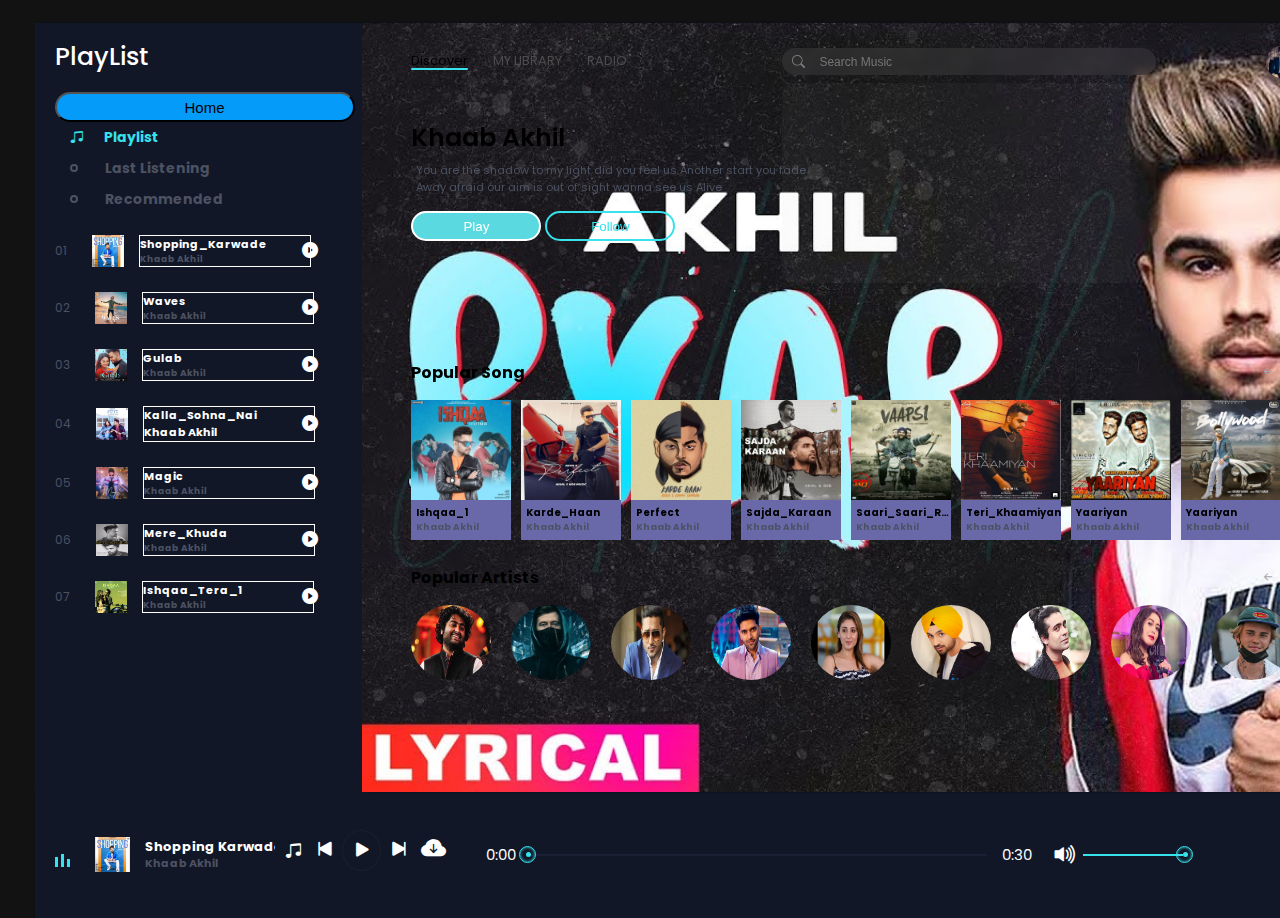
<file: akhil.html>
<!DOCTYPE html>
<html lang="en">
  <head>
    <meta charset="UTF-8" />
    <meta http-equiv="X-UA-Compatible" content="IE=edge" />
    <meta name="viewport" content="width=device-width, initial-scale=1.0" />
    <title>Document</title>
    <link rel="shortcut icon" href="#">
    <link
      rel="stylesheet"
      href="https://cdn.jsdelivr.net/npm/bootstrap-icons@1.9.1/font/bootstrap-icons.css"
    />
    <link rel="stylesheet" href="style.css" />
    <style>
        header .song_side .popular_song  .pop_song li{
    min-width:100px;
    background:rgb(105,105,170,1)
}
header .song_side .popular_song  .pop_song li:hover{
    min-width:100px;
    background:rgb(105,105,170,.6)
}
        </style>
  </head>
  <body>
    <header>
      <div class="menu_side" >
        <div class="home">
          <h1>PlayList</h1>
          <a href="index.html">
            <h2>
              <button type="button" id="hom">
           Home
          </h2></a>
          </div>
        <div class="playlist">
          <h4 class="active">
            <span></span><i class="bi bi-music-note-beamed"></i>Playlist
          </h4>
          <h4 id="last">
            <span></span><i class="bi bi-music-note-beamed"></i>Last Listening
          </h4>
          <h4>
            <span></span><i class="bi bi-music-note-beamed"></i>Recommended
          </h4>
        </div>
        <div class="menu_song">
          <li class="song-item">
            <span>01</span>
            <img src="img/1.jpg" alt="" />
            <h5>
              On My Way <br />
              <div class="subtitle">Alan Walker</div>
            </h5>
            <i class="bi playListPlay bi-play-circle-fill" id="1"></i>
          </li>
          <li class="song-item">
            <span>02</span>
            <img src="img/2.jpg" alt="" />
            <h5>
              On My Way <br />
              <div class="subtitle">Alan Walker</div>
            </h5>
            <i class="bi playListPlay bi-play-circle-fill" id="2"></i>
          </li>
          <li class="song-item">
            <span>03</span>
            <img src="img/2.jpg" alt="" />
            <h5>
              On My Way <br />
              <div class="subtitle">Alan Walker</div>
            </h5>
            <i class="bi playListPlay bi-play-circle-fill" id="3"></i>
          </li>
          <li class="song-item">
            <span>04</span>
            <img src="img/2.jpg" alt="" />
            <h5>
              On My Way <br />
              <div class="subtitle">Alan Walker</div>
            </h5>
            <i class="bi playListPlay bi-play-circle-fill" id="4"></i>
          </li>
          <li class="song-item">
            <span>05</span>
            <img src="img/2.jpg" alt="" />
            <h5>
              On My Way <br />
              <div class="subtitle">Alan Walker</div>
            </h5>
            <i class="bi playListPlay bi-play-circle-fill" id="5"></i>
          </li>
          <li class="song-item">
            <span>06</span>
            <img src="img/2.jpg" alt="" />
            <h5>
              On My Way <br />
              <div class="subtitle">Alan Walker</div>
            </h5>
            <i class="bi playListPlay bi-play-circle-fill" id="6"></i>
          </li>
          <li class="song-item">
            <span>07</span>
            <img src="img/2.jpg" alt="" />
            <h5>
              On My Way <br />
              <div class="subtitle">Alan Walker</div>
            </h5>
            <i class="bi playListPlay bi-play-circle-fill" id="7"></i>
          </li>
          <li class="song-item">
            <span>08</span>
            <img src="img/2.jpg" alt="" />
            <h5>
              On My Way <br />
              <div class="subtitle">Khaab Akhil</div>
            </h5>
            <i class="bi playListPlay bi-play-circle-fill" id="8"></i>
          </li>
        </div>
      </div>
      <style>#song_side:before{background:url('bg/akhil.jpg') no-repeat;background-size:cover;z-index:-1; height:100%;color:black;}</style>
      <Div class="song_side" id="song_side" style="color:black ;transition:0.3s; z-index:5;">
        <nav>
          <ul>
            <li onMouseOver="this.style.color='red'" style="color:black">Discover <span></span></li>
            <li onMouseOver="this.style.color='red'">MY LIBRARY</li>
            <li onMouseOver="this.style.color='red'">RADIO</li>
          </ul>
          <div class="search">
            <i class="bi bi-search"></i>
            <input type="text" placeholder="Search Music" />
            <div class="search_results">
              <!-- <a href="#" class="card">
                <img src="img/1.jpg" alt="">
                <div class="content">
                  On My Way
                  <div class="subtitle">Alan Walker</div>
                </div>
              </a> -->
            </div>
          </div>
          <div class="user">
            <img src="img/Shikhar.jpg" alt="user-image" />
          </div>
        </nav>
        <div class="content">
          <h1 >Khaab Akhil</h1>
          <p>
            You are the shadow to my light did you feel us Another start you
            fade
            <br />
            Away afraid our aim is out of sight wanna see us Alive
          </p>
          <div class="buttons">
            <button>Play</button>
            <button>Follow</button>
          </div>
        </div>
        <div class="popular_song" >
          <div class="h4">
            <h4>Popular Song</h4>
            <div class="btn_s">
              <i class="bi bi-arrow-left-short" id="pop_song_left"></i>
              <i class="bi bi-arrow-right-short"id ="pop_song_right"></i>
            </div>
          </div>
          <div class="pop_song">
            <li class="song-item">
              <div class="img_play">
                <img src="img/2.jpg" alt="" />
                <i class="bi playListPlay bi-play-circle-fill" id="9"></i>
              </div>
              <h5>
                On My Way <br />
                <div class="subtitle">Alan Walker</div>
              </h5>
            </li>
            <li class="song-item">
              <div class="img_play">
                <img src="img/2.jpg" alt="" />
                <i class="bi playListPlay bi-play-circle-fill" id="10"></i>
              </div>
              <h5>
                On My Way <br />
                <div class="subtitle">Alan Walker</div>
              </h5>
            </li>
            <li class="song-item">
              <div class="img_play">
                <img src="img/2.jpg" alt="" />
                <i class="bi playListPlay bi-play-circle-fill" id="11"></i>
              </div>
              <h5>
                On My Way <br />
                <div class="subtitle">Alan Walker</div>
              </h5>
            </li>
            <li class="song-item">
              <div class="img_play">
                <img src="img/2.jpg" alt="" />
                <i class="bi playListPlay bi-play-circle-fill" id="12"></i>
              </div>
              <h5>
                On My Way <br />
                <div class="subtitle">Alan Walker</div>
              </h5>
            </li>
            <li class="song-item">
              <div class="img_play">
                <img src="img/2.jpg" alt="" />
                <i class="bi playListPlay bi-play-circle-fill" id="13"></i>
              </div>
              <h5>
                On My Way <br />
                <div class="subtitle">Alan Walker</div>
              </h5>
            </li>
            <li class="song-item">
              <div class="img_play">
                <img src="img/2.jpg" alt="" />
                <i class="bi playListPlay bi-play-circle-fill" id="14"></i>
              </div>
              <h5>
                On My Way <br />
                <div class="subtitle">Alan Walker</div>
              </h5>
            </li>
            <li class="song-item">
              <div class="img_play">
                <img src="img/2.jpg" alt="" />
                <i class="bi playListPlay bi-play-circle-fill" id="15"></i>
              </div>
              <h5>
                On My Way <br />
                <div class="subtitle">Alan Walker</div>
              </h5>
            </li>
            <li class="song-item">
              <div class="img_play">
                <img src="img/2.jpg" alt="" />
                <i class="bi playListPlay bi-play-circle-fill" id="16"></i>
              </div>
              <h5>
                On My Way <br />
                <div class="subtitle">Alan Walker</div>
              </h5>
            </li>

            <li class="song-item">
              <div class="img_play">
                <img src="img/2.jpg" alt="" />
                <i class="bi playListPlay bi-play-circle-fill" id="17"></i>
              </div>
              <h5>
                On My Way <br />
                <div class="subtitle">Alan Walker</div>
              </h5>
            </li>
            <li class="song-item">
              <div class="img_play">
                <img src="img/2.jpg" alt="" />
                <i class="bi playListPlay bi-play-circle-fill" id="18"></i>
              </div>
              <h5>
                On My Way <br />
                <div class="subtitle">Alan Walker</div>
              </h5>
            </li>
            <li class="song-item">
              <div class="img_play">
                <img src="img/2.jpg" alt="" />
                <i class="bi playListPlay bi-play-circle-fill" id="19"></i>
              </div>
              <h5>
                On My Way <br />
                <div class="subtitle">Alan Walker</div>
              </h5>
            </li>
            <li class="song-item">
              <div class="img_play">
                <img src="img/2.jpg" alt="" />
                <i class="bi playListPlay bi-play-circle-fill" id="20"></i>
              </div>
              <h5>
                On My Way <br />
                <div class="subtitle">Alan Walker</div>
              </h5>
            </li>
          </div>
        </div>
        <div class="popular_artists">
          <div class="h4">
            <h4>Popular Artists</h4>
            <div class="btn_s">
              <i class="bi bi-arrow-left-short" id="pop_artists_left"></i>
              <i class="bi bi-arrow-right-short" id="pop_artists-right"></i>
            </div>
          </div>
          <div class="item">
            <li>
              <a href ="arjit.html"><img src="img/arjit.jpg" alt=""></a>
          </li>
          <li>
             <a href="alan.html"><img src="img/alan.jpg" alt=""></a> 
          </li>
          <li>
            <a href="honey.html"><img src="img/honey.jpg" alt=""></a>
          </li>
          <li>
            <a href="guru.html"><img src="img/guru.jpg" alt=""></a>
          </li>
          <li>
            <a href="dhvani.html"><img src="img/dhvani.jpg" alt=""></a>
          </li>
          <li>
            <a href="Diljit.html"><img src="img/Diljit_Dosanjh.jpg" alt=""></a>
          </li>
          <li>
            <a href="jubain.html"><img src="img/jubin Nautiyal.jpg" alt=""></a>
          </li>
          <li>
            <a href="neha.html"><img src="img/neha.jpg" alt=""></a>
          </li>
          <li>
            <a href="justin.html"><img src="img/justin-bieber-lede.jpg" alt=""></a>
          </li>
          <li>
            <a href="atif.html"><img src="img/atif.jpg" alt=""></a>
        </li>            
        <li>
          <a href="akhil.html"><img src="img/akhil.jpg" alt=""></a>
      </li>
          </div>
        </div>
        </div>
      </div>

      <div class="master_play">
        <div class="song_Title">
        <div class="wave" id="wave">
          <div class="wave1"></div>
          <div class="wave1"></div>
          <div class="wave1"></div>
        </div>
        <img src="akhil I/1.jpg" alt="" id="poster_master_play" />
        <h5 id="Title">
           Shopping Karwade
          <div class="subtitle">Khaab Akhil</div>
        </h5></div>
        <div class="icon">
          <i class="bi shuffle bi-music-note-beamed">next</i>
          <i class="bi bi-skip-start-fill" id="back"></i>
          <i class="bi bi-play-fill" id="masterPlay"></i>
          <i class="bi bi-skip-end-fill" id="next"></i>
          <a href="" id="download_music" download="" ><i class="bi bi-cloud-arrow-down-fill"></i></a>
        </div>
        <div class="time">
        <span id="current_start">0:00</span>
        <div class="bar">
          <input type="range" id="seek" min="0" max="100" />
          <div class="bar2" id="bar2"></div>
          <div class="dot"></div>
          </div>
          <span id="current_end">0:30</span>
        </div>
        <div class="vol">
          <i class="bi bi-volume-up-fill" id="vol_icon"></i>
          <input type="range" id="vol" min="0" max="100" />
          <div class="vol_bar"id='vol_bar'></div>
          <div class="dot" id="vol_dot"></div>
          </div>
    </header>
    <script src="akhil.js"></script>
  </body>
</html>
</file>
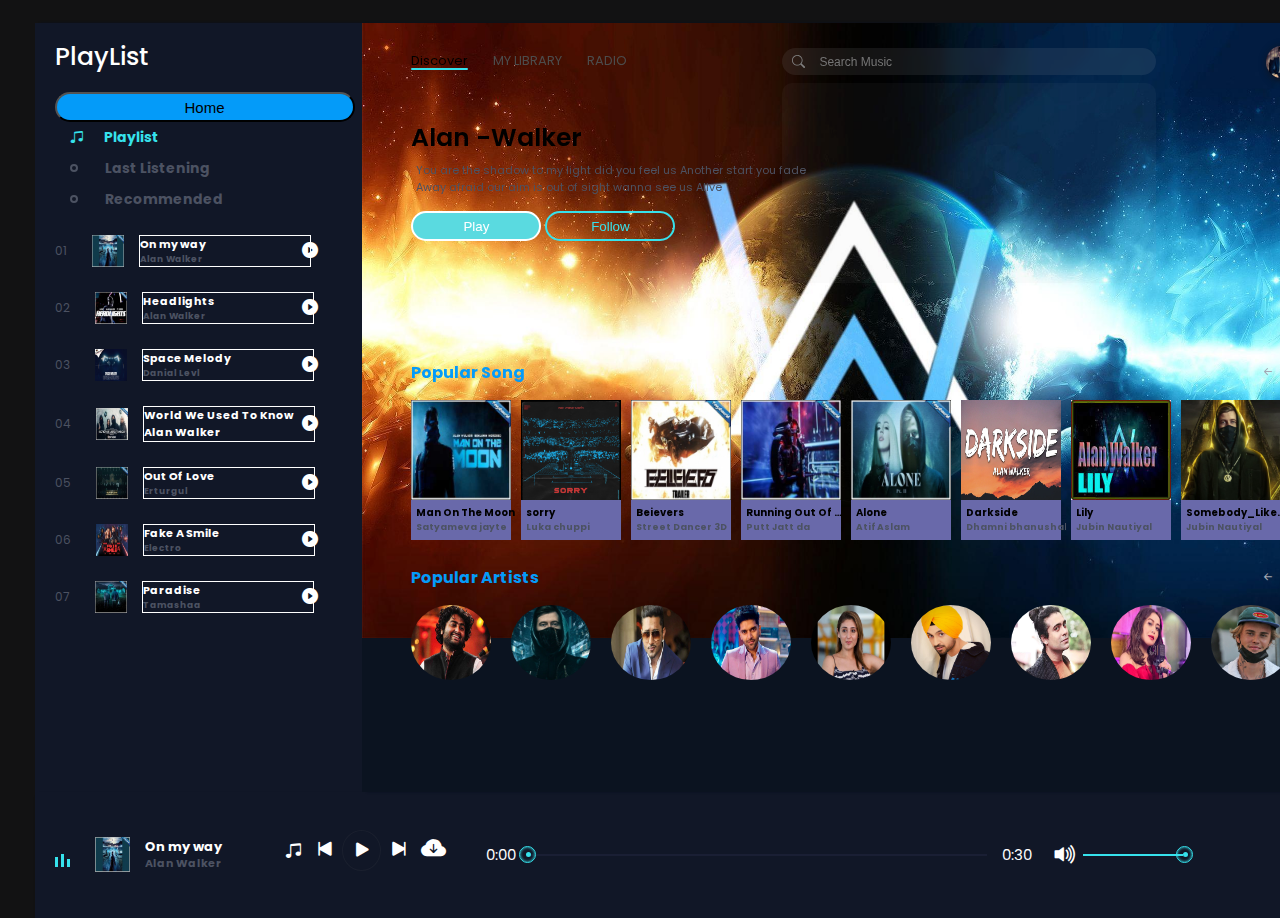
<file: alan.html>
<!DOCTYPE html>
<html lang="en">
  <head>
    <meta charset="UTF-8" />
    <meta http-equiv="X-UA-Compatible" content="IE=edge" />
    <meta name="viewport" content="width=device-width, initial-scale=1.0" />
    <title>Document</title>
    <link rel="shortcut icon" href="#">
    <link
      rel="stylesheet"
      href="https://cdn.jsdelivr.net/npm/bootstrap-icons@1.9.1/font/bootstrap-icons.css"
    />
    <link rel="stylesheet" href="style.css" />
    <style>
      header .song_side .popular_song  .pop_song li{
  min-width:100px;
  background:rgb(105,105,170,1)
}
header .song_side .popular_song  .pop_song li:hover{
  min-width:100px;
  background:rgb(105,105,170,.6)
}
</style>
  </head>
  <body>
    <header>
      <div class="menu_side" >
        <div class="home">
          <h1>PlayList</h1>
          <a href="index.html">
            <h2>
              <button type="button" id="hom">
           Home
          </h2></a>
          </div>
        <div class="playlist">
          <h4 class="active">
            <span></span><i class="bi bi-music-note-beamed"></i>Playlist
          </h4>
          <h4 id="last">
            <span></span><i class="bi bi-music-note-beamed"></i>Last Listening
          </h4>
          <h4>
            <span></span><i class="bi bi-music-note-beamed"></i>Recommended
          </h4>
        </div>
        <div class="menu_song">
          <li class="song-item">
            <span>01</span>
            <img src="img/1.jpg" alt="" />
            <h5>
              On My Way <br />
              <div class="subtitle">Alan Walker</div>
            </h5>
            <i class="bi playListPlay bi-play-circle-fill" id="1"></i>
          </li>
          <li class="song-item">
            <span>02</span>
            <img src="img/2.jpg" alt="" />
            <h5>
              On My Way <br />
              <div class="subtitle">Alan Walker</div>
            </h5>
            <i class="bi playListPlay bi-play-circle-fill" id="2"></i>
          </li>
          <li class="song-item">
            <span>03</span>
            <img src="img/2.jpg" alt="" />
            <h5>
              On My Way <br />
              <div class="subtitle">Alan Walker</div>
            </h5>
            <i class="bi playListPlay bi-play-circle-fill" id="3"></i>
          </li>
          <li class="song-item">
            <span>04</span>
            <img src="img/2.jpg" alt="" />
            <h5>
              On My Way <br />
              <div class="subtitle">Alan Walker</div>
            </h5>
            <i class="bi playListPlay bi-play-circle-fill" id="4"></i>
          </li>
          <li class="song-item">
            <span>05</span>
            <img src="img/2.jpg" alt="" />
            <h5>
              On My Way <br />
              <div class="subtitle">Alan Walker</div>
            </h5>
            <i class="bi playListPlay bi-play-circle-fill" id="5"></i>
          </li>
          <li class="song-item">
            <span>06</span>
            <img src="img/2.jpg" alt="" />
            <h5>
              On My Way <br />
              <div class="subtitle">Alan Walker</div>
            </h5>
            <i class="bi playListPlay bi-play-circle-fill" id="6"></i>
          </li>
          <li class="song-item">
            <span>07</span>
            <img src="img/2.jpg" alt="" />
            <h5>
              On My Way <br />
              <div class="subtitle">Alan Walker</div>
            </h5>
            <i class="bi playListPlay bi-play-circle-fill" id="7"></i>
          </li>
          <li class="song-item">
            <span>08</span>
            <img src="img/2.jpg" alt="" />
            <h5>
              On My Way <br />
              <div class="subtitle">Alan Walker</div>
            </h5>
            <i class="bi playListPlay bi-play-circle-fill" id="8"></i>
          </li>
        </div>
      </div>
      <style>#song_side:before{background:url('bg/alan-walker-bg.jpg')no-repeat;background-size:100%;height:100%; z-index:-1; color:black;}</style>
      <div class="song_side" id="song_side" style="color:black ;transition:0.3s; z-index:5;">
        <nav >
          <ul>
            <li onMouseOver="this.style.color='red'" style="color:black">Discover <span></span></li>
            <li onMouseOver="this.style.color='red'">MY LIBRARY</li>
            <li onMouseOver="this.style.color='red'">RADIO</li>
          </ul>
          <div class="search">
            <i class="bi bi-search"></i>
            <input type="text" placeholder="Search Music" />
            <div class="search_results">
              <!-- <a href="#" class="card">
                <img src="img/1.jpg" alt="">
                <div class="content">
                  On My Way
                  <div class="subtitle">Alan Walker</div>
                </div>
              </a> -->
            </div>
          </div>
          <div class="user">
            <img src="img/Shikhar.jpg" alt="user-image" />
          </div>
        </nav>
        <div class="content">
          <h1>Alan -Walker</h1>
          <p>
            You are the shadow to my light did you feel us Another start you
            fade
            <br />
            Away afraid our aim is out of sight wanna see us Alive
          </p>
          <div class="buttons">
            <button>Play</button>
            <button>Follow</button>
          </div>
        </div>
        <div class="popular_song" >
          <div class="h4">
            <h4 style="color:rgb(4, 155, 249)">Popular Song</h4>
            <div class="btn_s">
              <i class="bi bi-arrow-left-short" id="pop_song_left"></i>
              <i class="bi bi-arrow-right-short"id ="pop_song_right"></i>
            </div>
          </div>
          <div class="pop_song">
            <li class="song-item">
              <div class="img_play">
                <img src="img/2.jpg" alt="" />
                <i class="bi playListPlay bi-play-circle-fill" id="9"></i>
              </div>
              <h5>
                On My Way <br />
                <div class="subtitle">Alan Walker</div>
              </h5>
            </li>
            <li class="song-item">
              <div class="img_play">
                <img src="img/2.jpg" alt="" />
                <i class="bi playListPlay bi-play-circle-fill" id="10"></i>
              </div>
              <h5>
                On My Way <br />
                <div class="subtitle">Alan Walker</div>
              </h5>
            </li>
            <li class="song-item">
              <div class="img_play">
                <img src="img/2.jpg" alt="" />
                <i class="bi playListPlay bi-play-circle-fill" id="11"></i>
              </div>
              <h5>
                On My Way <br />
                <div class="subtitle">Alan Walker</div>
              </h5>
            </li>
            <li class="song-item">
              <div class="img_play">
                <img src="img/2.jpg" alt="" />
                <i class="bi playListPlay bi-play-circle-fill" id="12"></i>
              </div>
              <h5>
                On My Way <br />
                <div class="subtitle">Alan Walker</div>
              </h5>
            </li>
            <li class="song-item">
              <div class="img_play">
                <img src="img/2.jpg" alt="" />
                <i class="bi playListPlay bi-play-circle-fill" id="13"></i>
              </div>
              <h5>
                On My Way <br />
                <div class="subtitle">Alan Walker</div>
              </h5>
            </li>
            <li class="song-item">
              <div class="img_play">
                <img src="img/2.jpg" alt="" />
                <i class="bi playListPlay bi-play-circle-fill" id="14"></i>
              </div>
              <h5>
                On My Way <br />
                <div class="subtitle">Alan Walker</div>
              </h5>
            </li>
            <li class="song-item">
              <div class="img_play">
                <img src="img/2.jpg" alt="" />
                <i class="bi playListPlay bi-play-circle-fill" id="15"></i>
              </div>
              <h5>
                On My Way <br />
                <div class="subtitle">Alan Walker</div>
              </h5>
            </li>
            <li class="song-item">
              <div class="img_play">
                <img src="img/2.jpg" alt="" />
                <i class="bi playListPlay bi-play-circle-fill" id="16"></i>
              </div>
              <h5>
                On My Way <br />
                <div class="subtitle">Alan Walker</div>
              </h5>
            </li>

            <li class="song-item">
              <div class="img_play">
                <img src="img/2.jpg" alt="" />
                <i class="bi playListPlay bi-play-circle-fill" id="17"></i>
              </div>
              <h5>
                On My Way <br />
                <div class="subtitle">Alan Walker</div>
              </h5>
            </li>
            <li class="song-item">
              <div class="img_play">
                <img src="img/2.jpg" alt="" />
                <i class="bi playListPlay bi-play-circle-fill" id="18"></i>
              </div>
              <h5>
                On My Way <br />
                <div class="subtitle">Alan Walker</div>
              </h5>
            </li>
            <li class="song-item">
              <div class="img_play">
                <img src="img/2.jpg" alt="" />
                <i class="bi playListPlay bi-play-circle-fill" id="19"></i>
              </div>
              <h5>
                On My Way <br />
                <div class="subtitle">Alan Walker</div>
              </h5>
            </li>
            <li class="song-item">
              <div class="img_play">
                <img src="img/2.jpg" alt="" />
                <i class="bi playListPlay bi-play-circle-fill" id="20"></i>
              </div>
              <h5>
                On My Way <br />
                <div class="subtitle">Alan Walker</div>
              </h5>
            </li>
          </div>
        </div>
        <div class="popular_artists">
          <div class="h4">
            <h4 style="color:rgb(4, 155, 249)">Popular Artists</h4>
            <div class="btn_s">
              <i class="bi bi-arrow-left-short" id="pop_artists_left"></i>
              <i class="bi bi-arrow-right-short" id="pop_artists-right"></i>
            </div>
          </div>
          <div class="item">
            <li>
              <a href ="arjit.html"><img src="img/arjit.jpg" alt=""></a>
          </li>
          <li>
             <a href="alan.html"><img src="img/alan.jpg" alt=""></a> 
          </li>
          <li>
            <a href="honey.html"><img src="img/honey.jpg" alt=""></a>
          </li>
          <li>
            <a href="guru.html"><img src="img/guru.jpg" alt=""></a>
          </li>
          <li>
            <a href="dhvani.html"><img src="img/dhvani.jpg" alt=""></a>
          </li>
          <li>
            <a href="Diljit.html"><img src="img/Diljit_Dosanjh.jpg" alt=""></a>
          </li>
          <li>
            <a href="jubain.html"><img src="img/jubin Nautiyal.jpg" alt=""></a>
          </li>
          <li>
            <a href="neha.html"><img src="img/neha.jpg" alt=""></a>
          </li>
          <li>
            <a href="justin.html"><img src="img/justin-bieber-lede.jpg" alt=""></a>
          </li>
          <li>
            <a href="atif.html"><img src="img/atif.jpg" alt=""></a>
        </li>            
        <li>
          <a href="akhil.html"><img src="img/akhil.jpg" alt=""></a>
      </li>
          </div>
        </div>
        </div>
      </div>

      <div class="master_play">
        <div class="song_Title">
        <div class="wave" id="wave">
          <div class="wave1"></div>
          <div class="wave1"></div>
          <div class="wave1"></div>
        </div>
        <img src="alan I/1.jpg" alt="" id="poster_master_play" />
        <h5 id="Title">
            On my way
          <div class="subtitle">Alan Walker</div>
        </h5>
        </div>
        <div class="icon">
          <i class="bi shuffle bi-music-note-beamed">next</i>
          <i class="bi bi-skip-start-fill" id="back"></i>
          <i class="bi bi-play-fill" id="masterPlay"></i>
          <i class="bi bi-skip-end-fill" id="next"></i>
          <a href="" id="download_music" download="" ><i class="bi bi-cloud-arrow-down-fill"></i></a>
        </div>
        <div class="time">
        <span id="current_start">0:00</span>
        <div class="bar">
          <input type="range" id="seek" min="0" max="100" />
          <div class="bar2" id="bar2"></div>
          <div class="dot"></div>
        </div>
        <span id="current_end">0:30</span>
        </div>
        <div class="vol">
          <i class="bi bi-volume-up-fill" id="vol_icon"></i>
          <input type="range" id="vol" min="0" max="100" />
          <div class="vol_bar"id='vol_bar'></div>
          <div class="dot" id="vol_dot"></div>
        </div>
      </div>
    </header>
    <script src="alan.js"></script>
  </body>
</html>
</file>
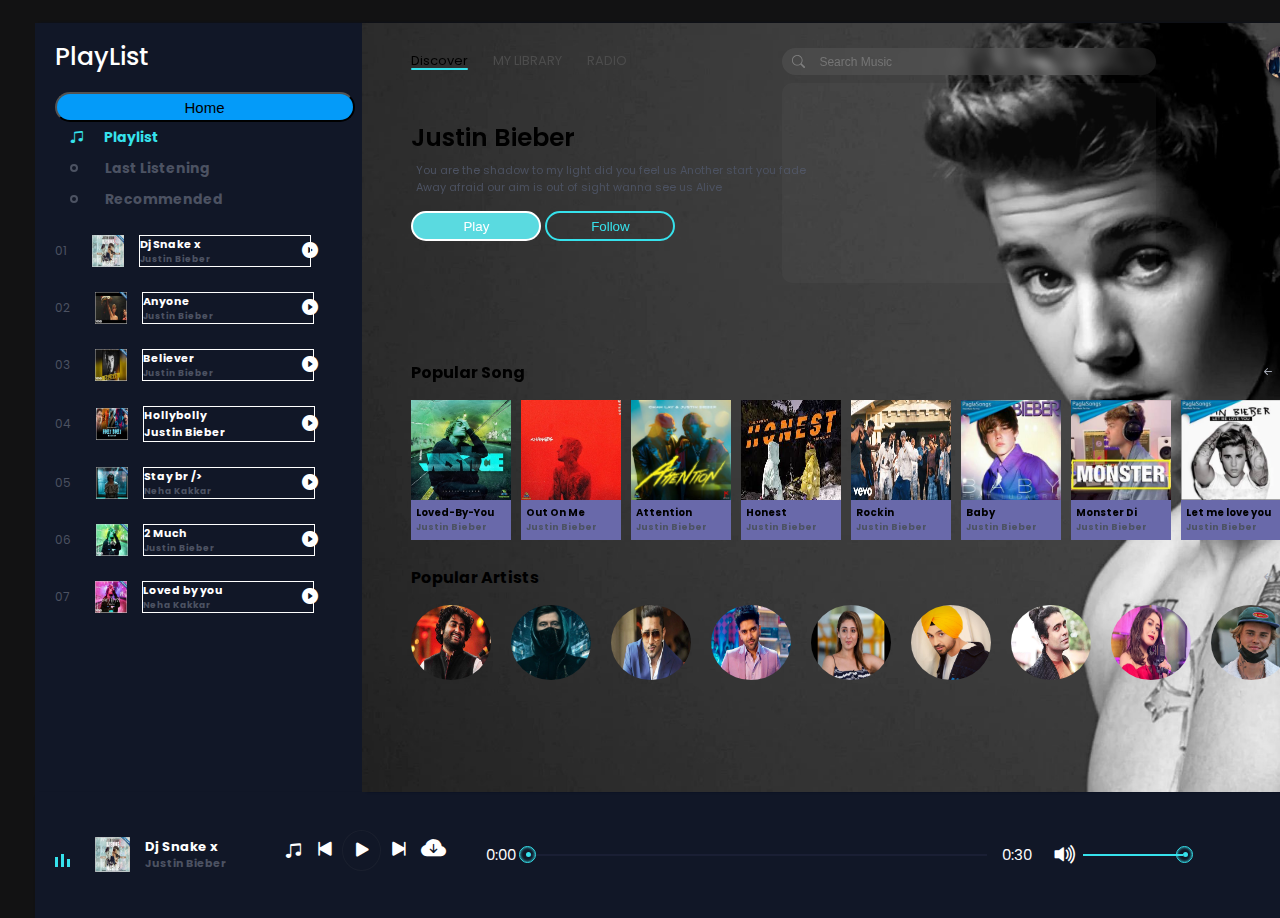
<file: justin.html>
<!DOCTYPE html>
<html lang="en">
  <head>
    <meta charset="UTF-8" />
    <meta http-equiv="X-UA-Compatible" content="IE=edge" />
    <meta name="viewport" content="width=device-width, initial-scale=1.0" />
    <title>Document</title>
    <link rel="shortcut icon" href="#">
    <link
      rel="stylesheet"
      href="https://cdn.jsdelivr.net/npm/bootstrap-icons@1.9.1/font/bootstrap-icons.css"
    />
    <link rel="stylesheet" href="style.css" />
    <style>
      header .song_side .popular_song  .pop_song li{
  min-width:100px;
  background:rgb(105,105,170,1)
}
header .song_side .popular_song  .pop_song li:hover{
  min-width:100px;
  background:rgb(105,105,170,.6)
}
      </style>
  </head>
  <body>
    <header>
      <div class="menu_side" >
        <div class="home">
          <h1>PlayList</h1>
          <a href="index.html">
            <h2>
              <button type="button" id="hom">
           Home
          </h2></a>
          </div>
        <div class="playlist">
          <h4 class="active">
            <span></span><i class="bi bi-music-note-beamed"></i>Playlist
          </h4>
          <h4 id="last">
            <span></span><i class="bi bi-music-note-beamed"></i>Last Listening
          </h4>
          <h4>
            <span></span><i class="bi bi-music-note-beamed"></i>Recommended
          </h4>
        </div>
        <div class="menu_song">
          <li class="song-item">
            <span>01</span>
            <img src="img/1.jpg" alt="" />
            <h5>
              On My Way <br />
              <div class="subtitle">Alan Walker</div>
            </h5>
            <i class="bi playListPlay bi-play-circle-fill" id="1"></i>
          </li>
          <li class="song-item">
            <span>02</span>
            <img src="img/2.jpg" alt="" />
            <h5>
              On My Way <br />
              <div class="subtitle">Alan Walker</div>
            </h5>
            <i class="bi playListPlay bi-play-circle-fill" id="2"></i>
          </li>
          <li class="song-item">
            <span>03</span>
            <img src="img/2.jpg" alt="" />
            <h5>
              On My Way <br />
              <div class="subtitle">Alan Walker</div>
            </h5>
            <i class="bi playListPlay bi-play-circle-fill" id="3"></i>
          </li>
          <li class="song-item">
            <span>04</span>
            <img src="img/2.jpg" alt="" />
            <h5>
              On My Way <br />
              <div class="subtitle">Alan Walker</div>
            </h5>
            <i class="bi playListPlay bi-play-circle-fill" id="4"></i>
          </li>
          <li class="song-item">
            <span>05</span>
            <img src="img/2.jpg" alt="" />
            <h5>
              On My Way <br />
              <div class="subtitle">Alan Walker</div>
            </h5>
            <i class="bi playListPlay bi-play-circle-fill" id="5"></i>
          </li>
          <li class="song-item">
            <span>06</span>
            <img src="img/2.jpg" alt="" />
            <h5>
              On My Way <br />
              <div class="subtitle">Alan Walker</div>
            </h5>
            <i class="bi playListPlay bi-play-circle-fill" id="6"></i>
          </li>
          <li class="song-item">
            <span>07</span>
            <img src="img/2.jpg" alt="" />
            <h5>
              On My Way <br />
              <div class="subtitle">Alan Walker</div>
            </h5>
            <i class="bi playListPlay bi-play-circle-fill" id="7"></i>
          </li>
          <li class="song-item">
            <span>08</span>
            <img src="img/2.jpg" alt="" />
            <h5>
              On My Way <br />
              <div class="subtitle">Diljit_Dosanjh/div>
            </h5>
            <i class="bi playListPlay bi-play-circle-fill" id="8"></i>
          </li>
        </div>
      </div>
      <style>#song_side:before{background:url('bg/justin.jpg') no-repeat;z-index:-1;background-size:cover;height:100%;color:black;}</style>
      <Div class="song_side" id="song_side" style="color:black ;transition:0.3s; z-index:5;">
        <nav>
          <ul>
            <li onMouseOver="this.style.color='red'" style="color:black">Discover <span></span></li>
            <li onMouseOver="this.style.color='red'">MY LIBRARY</li>
            <li onMouseOver="this.style.color='red'">RADIO</li>
          </ul>
          <div class="search">
            <i class="bi bi-search"></i>
            <input type="text" placeholder="Search Music" />
            <div class="search_results">
              <!-- <a href="#" class="card">
                <img src="img/1.jpg" alt="">
                <div class="content">
                  On My Way
                  <div class="subtitle">Alan Walker</div>
                </div>
              </a> -->
            </div>
          </div>
          <div class="user">
            <img src="img/Shikhar.jpg" alt="user-image" />
          </div>
        </nav>
        <div class="content">
          <h1 >Justin Bieber</h1>
          <p>
            You are the shadow to my light did you feel us Another start you
            fade
            <br />
            Away afraid our aim is out of sight wanna see us Alive
          </p>
          <div class="buttons">
            <button>Play</button>
            <button>Follow</button>
          </div>
        </div>
        <div class="popular_song" >
          <div class="h4">
            <h4>Popular Song</h4>
            <div class="btn_s">
              <i class="bi bi-arrow-left-short" id="pop_song_left"></i>
              <i class="bi bi-arrow-right-short"id ="pop_song_right"></i>
            </div>
          </div>
          <div class="pop_song">
            <li class="song-item">
              <div class="img_play">
                <img src="img/2.jpg" alt="" />
                <i class="bi playListPlay bi-play-circle-fill" id="9"></i>
              </div>
              <h5>
                On My Way <br />
                <div class="subtitle">Alan Walker</div>
              </h5>
            </li>
            <li class="song-item">
              <div class="img_play">
                <img src="img/2.jpg" alt="" />
                <i class="bi playListPlay bi-play-circle-fill" id="10"></i>
              </div>
              <h5>
                On My Way <br />
                <div class="subtitle">Alan Walker</div>
              </h5>
            </li>
            <li class="song-item">
              <div class="img_play">
                <img src="img/2.jpg" alt="" />
                <i class="bi playListPlay bi-play-circle-fill" id="11"></i>
              </div>
              <h5>
                On My Way <br />
                <div class="subtitle">Alan Walker</div>
              </h5>
            </li>
            <li class="song-item">
              <div class="img_play">
                <img src="img/2.jpg" alt="" />
                <i class="bi playListPlay bi-play-circle-fill" id="12"></i>
              </div>
              <h5>
                On My Way <br />
                <div class="subtitle">Alan Walker</div>
              </h5>
            </li>
            <li class="song-item">
              <div class="img_play">
                <img src="img/2.jpg" alt="" />
                <i class="bi playListPlay bi-play-circle-fill" id="13"></i>
              </div>
              <h5>
                On My Way <br />
                <div class="subtitle">Alan Walker</div>
              </h5>
            </li>
            <li class="song-item">
              <div class="img_play">
                <img src="img/2.jpg" alt="" />
                <i class="bi playListPlay bi-play-circle-fill" id="14"></i>
              </div>
              <h5>
                On My Way <br />
                <div class="subtitle">Alan Walker</div>
              </h5>
            </li>
            <li class="song-item">
              <div class="img_play">
                <img src="img/2.jpg" alt="" />
                <i class="bi playListPlay bi-play-circle-fill" id="15"></i>
              </div>
              <h5>
                On My Way <br />
                <div class="subtitle">Alan Walker</div>
              </h5>
            </li>
            <li class="song-item">
              <div class="img_play">
                <img src="img/2.jpg" alt="" />
                <i class="bi playListPlay bi-play-circle-fill" id="16"></i>
              </div>
              <h5>
                On My Way <br />
                <div class="subtitle">Alan Walker</div>
              </h5>
            </li>

            <li class="song-item">
              <div class="img_play">
                <img src="img/2.jpg" alt="" />
                <i class="bi playListPlay bi-play-circle-fill" id="17"></i>
              </div>
              <h5>
                On My Way <br />
                <div class="subtitle">Alan Walker</div>
              </h5>
            </li>
            <li class="song-item">
              <div class="img_play">
                <img src="img/2.jpg" alt="" />
                <i class="bi playListPlay bi-play-circle-fill" id="18"></i>
              </div>
              <h5>
                On My Way <br />
                <div class="subtitle">Alan Walker</div>
              </h5>
            </li>
            <li class="song-item">
              <div class="img_play">
                <img src="img/2.jpg" alt="" />
                <i class="bi playListPlay bi-play-circle-fill" id="19"></i>
              </div>
              <h5>
                On My Way <br />
                <div class="subtitle">Alan Walker</div>
              </h5>
            </li>
            <li class="song-item">
              <div class="img_play">
                <img src="img/2.jpg" alt="" />
                <i class="bi playListPlay bi-play-circle-fill" id="20"></i>
              </div>
              <h5>
                On My Way <br />
                <div class="subtitle">Alan Walker</div>
              </h5>
            </li>
          </div>
        </div>
        <div class="popular_artists">
          <div class="h4">
            <h4>Popular Artists</h4>
            <div class="btn_s">
              <i class="bi bi-arrow-left-short" id="pop_artists_left"></i>
              <i class="bi bi-arrow-right-short" id="pop_artists-right"></i>
            </div>
          </div>
          <div class="item">
            <li>
              <a href ="arjit.html"><img src="img/arjit.jpg" alt=""></a>
          </li>
          <li>
             <a href="alan.html"><img src="img/alan.jpg" alt=""></a> 
          </li>
          <li>
            <a href="honey.html"><img src="img/honey.jpg" alt=""></a>
          </li>
          <li>
            <a href="guru.html"><img src="img/guru.jpg" alt=""></a>
          </li>
          <li>
            <a href="dhvani.html"><img src="img/dhvani.jpg" alt=""></a>
          </li>
          <li>
            <a href="Diljit.html"><img src="img/Diljit_Dosanjh.jpg" alt=""></a>
          </li>
          <li>
            <a href="jubain.html"><img src="img/jubin Nautiyal.jpg" alt=""></a>
          </li>
          <li>
            <a href="neha.html"><img src="img/neha.jpg" alt=""></a>
          </li>
          <li>
            <a href="justin.html"><img src="img/justin-bieber-lede.jpg" alt=""></a>
          </li>
          <li>
            <a href="atif.html"><img src="img/atif.jpg" alt=""></a>
        </li>            
        <li>
          <a href="akhil.html"><img src="img/akhil.jpg" alt=""></a>
      </li>
          </div>
        </div>
        </div>
      </div>

      <div class="master_play">
        <div class="song_Title">
        <div class="wave" id="wave">
          <div class="wave1"></div>
          <div class="wave1"></div>
          <div class="wave1"></div>
        </div>
        <img src="justin I/1.jpg" alt="" id="poster_master_play" />
        <h5 id="Title">
            Dj Snake x 
          <div class="subtitle">Justin Bieber</div>
        </h5>
      </div>
        <div class="icon">
          <i class="bi shuffle bi-music-note-beamed">next</i>
          <i class="bi bi-skip-start-fill" id="back"></i>
          <i class="bi bi-play-fill" id="masterPlay"></i>
          <i class="bi bi-skip-end-fill" id="next"></i>
          
          <a href="" id="download_music" download="" ><i class="bi bi-cloud-arrow-down-fill"></i></a>
        </div>
        <div class="time">
        <span id="current_start">0:00</span>
        <div class="bar">
          <input type="range" id="seek" min="0" max="100" />
          <div class="bar2" id="bar2"></div>
          <div class="dot"></div>
        </div>
        <span id="current_end">0:30</span>
      </div>
        <div class="vol">
          <i class="bi bi-volume-up-fill" id="vol_icon"></i>
          <input type="range" id="vol" min="0" max="100" />
          <div class="vol_bar"id='vol_bar'></div>
          <div class="dot" id="vol_dot"></div>
        </div>
      </div>
    </header>
    <script src="justin.js"></script>
  </body>
</html>
</file>
<file: style.css>
@import url('https://fonts.googleapis.com/css2?family=Poppins:wght@100;400;500;600;700;800;900&display=swap');
*{
    padding:0px;
    margin:0px;
}
body{
    font-family:'Poppins','sans-serif';
    width:100%;
    height:100vh;
    display:grid;
    place-items:center;
    background:#121213;
}
header{
    width:95%;
    height:95%;
    display:flex;
    flex-wrap:wrap;
    }
header .menu_side, .song_side{
    width:25%;
    height:90%;
    background:#111727;
    box-shadow:5px 0px 2px #090f1f;
    color:#fff;
}
header .song_side{
    position: relative;
    width:75%;
    background:#0b1320;
}
header .master_play
{
    height:10%;
    width:100%;
    background:#111727;
    color:#fff;
    box-shadow:4px 5px 4px #090f1f;
}
header.menu_side a{
    text-decoration: none;
    color:#fff;
}
header .menu_side .home a h2 #hom{
    height:30px;
    width:300px;
    padding:5px;
    background:rgb(4, 155, 249);
    font-size:15px;
    border-radius:20px;
    text-align:center;
}
header  .menu_side h1{
    font-size:25px;
    margin:15px 0px 0px 20px;
    font-weight:500;
}
header  .menu_side h2{
    font-size:20px;
    margin:15px 0px 0px 20px;
    font-weight:500;
}
header .menu_side .playlist
{
margin:5px 0px 0px 20px;
}
header .menu_side .playlist h4{
    font-size:14px;
    font-weight:400px;
    padding-bottom:10px;
    color:#4c5262;
    cursor:pointer;
    display: flex;
    align-items:center;
    margin:0px 0px 0px 15px;
    transition:.3s linear;
}
header .menu_side .playlist h4:hover{
    color:#fff;
}
header .menu_side .playlist h4 span {
    position:relative;
    margin-right:35px;
}
header .menu_side .playlist h4 span::before {
content:'';
position:absolute;
width: 4px;
height:4px;
border:2px solid#4c5262;
border-radius:50%;
top:-4px;
transition:.3s linear;
}
header .menu_side .playlist h4:hover span::before {
border:2px solid#fff;
}
header .menu_side .playlist h4 .bi{
    display:none;
}
header .menu_side .playlist .active{
    color:#36e2ec;
}
header .menu_side .playlist .active span{
    display:none;
}
header .menu_side .playlist .active .bi {
    display: flex;
    margin-right:20px;
}
header .menu_side .menu_song{
    width:100%;
    height:390px;
    /* border:1px solid #fff; */
    margin-top:10px;
    overflow:auto;
}
header .menu_side .menu_song::-webkit-scrollbar {
    display:none;
}
header .menu_side .menu_song li{
    list-style-type:none;
    position:relative;
    padding:5px 0px 5px 20px;
    display:flex;
    align-items:center;
    margin-bottom:15px;
    cursor:pointer;
    transition:.3s linear;
}
header .menu_side .menu_song li:hover{
    background:rgb(105, 105, 105, .1);
}
header .menu_side .menu_song li span{
    font-size:12px;
    font-weight:600px;
    color:#4c5262;
}
header .menu_side .menu_song li img{
    width:32px;
    height:32px;
    margin-left:25px;

}
header .menu_side .menu_song li h5{
    font-size:11px;
    margin-left: 15px;
    width:170px;
    border:1px solid #fff ;
    overflow:hidden;
    text-overflow:ellipsis;
    white-space:nowrap;  
}
header .menu_side .menu_song li h5 .subtitle {
font-size:9px;
color:#4c5262;
}
header .menu_side .menu_song li .bi{
    position :absolute;
    right:44px;
}
header .master_play {

    display:flex;
    align-items: center;
    padding:20px 20px;
}
header .master_play .song_Title{
    display: inline-flex;
    align-items:center;
    justify-content:center;
}
header .master_play .wave{
    width:30px;
    height:30px;
    /* border:1px solid#fff; */
    padding-bottom:5px;
    display:flex;
    align-items:flex-end;
    margin-right:10px;
}
header .master_play .wave .wave1{
    width:3px;
    height:10px;
    background:#36e2ec;
    margin-right:3px;
    animation:unset;
}
header .master_play .wave .wave1:nth-child(2){
    height: 13px;
    margin-right:3.5px;
    animation-delay:.4s;
}
header .master_play .wave .wave1:nth-child(3){
    height:8px;
    animation-delay:.8s;
}
/* javascript classes  */

header .master_play .active1 .wave1 {
    animation:wave .5s linear infinite;
}
header .master_play .active1 .wave1:nth-child(2) {
    animation-delay:.4s;
}
header .master_play .active1 .wave1:nth-child(3) {
    animation-delay:.8s;
}

@keyframes wave{
    0%{height:10px}
    50%{height:15px}
    100%{height:10px}
}
header .master_play img{
    width:35px;
    height:35px;
}
header .master_play h5{
    width:130px;
    /* border:1px solid #fff; */
    margin-left:15px;
    line-height:17px;
    overflow:hidden;
    white-space: nowrap;
    font-size:13px;
}
header .master_play h5 .subtitle{
    color:#4c5262;
    width:100%;
    font-size:11px;
    overflow:hidden;
    white-space: nowrap;
}
header .master_play .icon {
    position:relative;
    font-size:20px;
    margin:0px 10px 0px 40px;
    outline:none;
    align-items:center;
    display:flex;
    flex-direction:row;
}
header .master_play .icon .bi {
    outline:none;
    cursor:pointer;
    position:relative;
    margin-top:25px;
}
header .master_play .icon .shuffle {
    font-size:17px;
    margin-right:10px;
    width:17.5px;
    overflow:hidden;
    align-items:center;
    display:flex;
}
header .master_play .icon #download_music{
    text-decoration:none;
    color:#fff;
    font-size:20px;
    margin-left:10px;
    display:flex;
}
header .master_play .icon .bi:nth-child(3){
border: 1px solid rgb(105,105,105,.1);
border-radius: 50%;
padding:1px 5px 0px 7px;
margin:25px 5px 0px 5px;
}
header .master_play .time
{
    display: inline-flex;
    align-items:center;
    justify-content:center;
}
header .master_play span {
    width:32px;
    font-size:15px;
    font-weight:400;
}
header .master_play span #current_start{
    margin:0px 0px 0px 20px;
}
header .master_play .time{
    width:43%;
}
header .master_play .bar{
    position:relative;
    width:90%;
    height:2px;
    background:rgb(105,105,170,.1);
    margin:0px 15px 0px 10px;
}
header .master_play .bar .bar2{
position:absolute;
    background:#36e2ec;
    width:0%;
    top:0;
    height:100%;
    transition:1s linear;
}
header .master_play .bar .dot{ 
    position:absolute;
    width:5px;
    height:5px;
    background:#36e2ec;
    border-radius:50%;
    left:0%;
    top:-1.5px;
    transition:1s linear;
}
header .master_play .bar .dot::before{
    content:'';
    width:15px;
    height:15px;
    position:absolute;
    border:1px solid #36e2ec;
    border-radius: 50%;
    left:-7px;
    top:-6.5px;
    box-shadow:inset 0px 0px 3px #36e2ec;
}
header .master_play .bar input{
    position: absolute;
    width:100%;
    top:-7px;
    left:0px;
    cursor:pointer;
    z-index:9999999999999999999999999999999999999;
    transition:3s linear;
    opacity:0;
}
header .master_play .vol{
    position:relative;
    width:100px;
    height:2px;
    background:rgb(105,105,170,.1);
    margin-left:50px;
}
header .master_play .bi{
    position:absolute;
    font-size:25px;
    top:-17px;
    left:-30px;
}
header .master_play .vol input{
    position:absolute;
    width:100%;
    top:-6px;
    left:0px;
    cursor:pointer;
    z-index:99999999999999999999999999999999999;
    opacity:0;
}
header .master_play .vol_bar{
    position:absolute;
    background:#36e2ec;
    width:100%;
    height:100%;
    top:0;
    transition:  1s linear;
}

header .master_play .vol .dot{ 
    position:absolute;
    width:5px;
    height:5px;
    background:#36e2ec;
    border-radius:50%;
    left:100%;
    top:-1.5px;
    transition:1s linear;
}
header .master_play .vol .dot::before{ 
    content:'';
    width:15px;
    height:15px;
    position:absolute;
    border:1px solid #36e2ec;
    border-radius: 50%;
    left:-7px;
    top:-6.5px;
    box-shadow:inset 0px 0px 3px #36e2ec;
}
header .song_side{
    z-index: 2;
}
header .song_side::before{
    content:'';
    position:absolute;
    background :url('bg.png');
    width:100%;
    height:300px;
    z-index:-1;
}
header .song_side nav{
    width:90%;
    height:10%;
    /* border:1px solid #fff; */
    margin:auto;
    display:flex;
    align-items: center;
    justify-content: space-between;
}
header .song_side nav ul{
    display:flex;
}
header .song_side nav li{
    list-style: none;
    position:relative;
    font-size:13px;
    Color: #4c4c4c;
    margin-right:25px;
    cursor:pointer;
    transition:.3s linear;
}
header .song_side nav li:hover{
    color:#fff;
}
header .song_side nav li:nth-child(1){
    color:#fff;
}
header .song_side nav li span {
    position:absolute;
    width:100%;
    height:2px;
    background:#36e2ec;
    bottom:.5px;
    left:0px;
    border-radius:20px;
}
header .song_side nav .search{
    position: relative;
    width:40%;
    padding:1px 10px;
    border-radius: 20px;
    /* border:1px solid#fff; */
    color:grey;
}
header .song_side nav .search::before{
    content:'';
    position:absolute;
    width:100%;
    height:100%;
    background:rgb(184,184,184,.1);
    border-radius: 20px;
    backdrop-filter: blur(5px);
    z-index: -1;
}

header .song_side nav .search .bi{
    font-size:13px;
    padding:3px 0px 0px  10px;
}
header .song_side nav .search input{
    background:none;
    border:none;
    outline:none;
    padding:0px 10px;
    color:white;
    font-size:12px;
}
header .song_side nav .search .search_results{
    position:absolute;
    width:100%;
    height:200px;
    border-radius:10px;
    margin-top:10px;
    background:rgb(184,184,184,.05);
    z-index:9999999999999;
    overflow:auto;
}
header .song_side nav .search .search_results::-webkit-scrollbar{
    display: none;
}
header .song_side nav .search .search_results .card{
    width:100%;
    min-height:45px;
    display: flex;
    align-items: center;
    background:rgb(184,184,184,.05);
    margin-bottom:5px;
    text-decoration:none;
    display:none;
}
header .song_side nav .search .search_results .card img{
    width:35px;
    height:35px;
    border-radius:5px;
}

header .song_side nav .search .search_results .card .content{
color:#fff;
width:80%;
height:100%;
PADDING:0;
font-size:13px;
font-weight:600;
}
header .song_side nav .search .search_results .card .content .subtitle{
    color:#a4a8b4;
    width:80%;
    height:100%;
    font-size:11px;
    font-weight:500;
    }
header .song_side nav .user{
    position: relative;
    width:30px;
    height:30px;
     /* border:1px solid#fff; */
     border-radius:50%;
}
header .song_side nav .user img{
width:100%;
height:100;
border-radius: 50%;
box-shadow:2px 2px 8px #121213; 
}
header .song_side .content{
    width:90%;
    height:30%;
    /* border:1px solid #fff; */
    margin:auto;
    padding-top:20px;
}
header .song_side .content h1 {
    font-size: 25px;
    font-weight:600;
}
header .song_side .content p{
    font-size:11px;
    font-weight:400;
    color:#4c5262;
    margin:5px;
}
header .song_side .content .buttons{
margin-top:15px;
}
header .song_side .content .buttons button{
    width:130px;height:30px;
    border:2px solid;;
    outline:none;
    border-radius:20px;
    background:#5adae0;
    color:#ffff;
    cursor:pointer;
    transition:.3s linear
}
header .song_side .content .buttons button:hover{
    background:none;
    color: #36e2ec;
}
header .song_side .content .buttons button:nth-child(2){
    background:none;
    color:#36e2ec;
}
header .song_side .content .buttons button:nth-child(2):hover{
    background: #36e2ec;
    color:#fff;
}
header .song_side .popular_song{
    width:90%;
    height:auto;
    margin:auto;
    margin-top:10px;
    /* border:1px solid #fff; */

}
header .song_side .popular_song .h4{
    display:flex;
    align-items:center;
    justify-content:space-between;
}

header .song_side .popular_song .h4 .bi{
    color:#a4a8b4;
    cursor:pointer;
    transition:.3s linear;
}
header .song_side .popular_song .h4 .bi:hover{
    color:#fff;
}
header .song_side .popular_song  .pop_song{
    width:100%;
    height:150px;
    margin-top:15px;
    display:flex;
    /* border:1px solid #fff; */
    overflow:auto;
    scroll-behavior: smooth;
}
header .song_side .popular_song  .pop_song::-webkit-scrollbar{
    display:none;
}
header .song_side .popular_song  .pop_song li{
    min-width:100px;
    height:140px;
    list-style-type:none;
    margin-right:10px;
    transition:.10s linear;
}
header .song_side .popular_song  .pop_song li a{
    transform: smooth;
}
header .song_side .popular_song  .pop_song li:hover{
    min-width:100px;
    background:rgb(105,105,170,.1)
}
header .song_side .popular_song  .pop_song li .img_play{
    position:relative;
    width:100px;
    height:100x;
    display:flex;
    align-items:center;
    justify-content:center;
}

header .song_side .popular_song  .pop_song li .img_play img{
    width:100px;
    height:100px;
}
header .song_side .popular_song  .pop_song li .img_play .bi{
    position:absolute;
    font-size:20px;
    cursor:pointer;
    transition:.3s linear;
    opacity:0;
}
header .song_side .popular_song  .pop_song li:hover .img_play .bi{
    opacity:1;
}
header .song_side .popular_song  .pop_song li h5{
    padding:5px 0px 0px 5px;
    line-height:15px;
    font-size:10px;
    width:100px;
    overflow:hidden;
    white-space:nowrap;
    text-overflow: ellipsis;
}
header .song_side .popular_song  .pop_song li h5 .subtitle{
    font-size: 9px;
    color:#4c5262;
}
header .song_side .popular_artists{
    width:90%;
    height:auto;
    margin:auto;
    margin-top:15px;
    /* border:1px solid #fff; */
}
header .song_side .popular_artists .h4{
    display:flex;
    align-items:center;
    justify-content:space-between;
}

header .song_side .popular_artists .h4 .bi{
    color:#a4a8b4;
    cursor:pointer;
    transition:.3s linear;
}
header .song_side .popular_artists .h4 .bi:hover{
    color:#fff;
}
header .song_side .popular_artists .h4{
    display:flex;
    align-items:center;
    justify-content:space-between;
}

header .song_side .popular_artists .h4 .bi{
    color:#a4a8b4;
    cursor:pointer;
    transition:.3s linear;
}
header .song_side .popular_artists .h4 .bi:hover{
    color:#fff;
}
header .song_side .popular_artists .item{
    width:100%;
    height:auto;
    margin-top:15px;
    display:flex;
    /* border:1px solid #fff; */
    overflow:auto;
    scroll-behavior: smooth;
}
header .song_side .popular_artists .item::-webkit-scrollbar{
    display:none;

}
header .song_side .popular_artists .item li {
    list-style-type: none;
    position:relative;
    height:75px;
    min-width:80px;
    border-radius:50%;
    margin-right:20px;
    cursor:pointer;
}
header .song_side .popular_artists .item li img {
    width:100%;
    height: 100%;
    border-radius:50%
}

/* ---------------RESPONSIVE FOR 1024PX ----------- */



@media screen and (max-device-width: 1024px){
    body{
        font-family:'Poppins','sans-serif';
        width:100%;
        height:100vh;
        display:flex;
        justify-content:center;
        align-items:center;
    }
    header{
        border-radius: 20px;
        margin:5px;
        width:100%;
        height:100%;
        display:flex;
        align-items:center;
        justify-content:center;

        }
    header .menu_side{
        width: 100%;
        height:40%;
    }
    header .song_side{
        width:100%;
        background:#0b1320;
    }
    header .master_play
    {
        height:10%;
        width:100%;
    }
    header .menu_side .home{
        display:inline-flex;
        position: relative;
    }
header .menu_side .playlist
{display:inline-flex;
margin:15px 0px 0px 20px;
overflow:auto;
}
header .menu_side .home a h2 #hom{
    padding:5px;
    background:rgb(4, 155, 249);
    font-size:15px;
 
    text-align:center;
    width:160px;
}
header .menu_side .playlist h4{
    font-size:13px;
    font-weight:200px;
    padding-bottom:10px;
    color:#4c5262;
    cursor:pointer;
    align-items:center;
    margin:0px 10px 0px 5px;
    transition:.3s linear;
}
header .menu_side .playlist h4:hover{
    color:#fff;
}
header .menu_side .playlist h4 span {
    position:relative;
    margin-right:10px;
}
header .menu_side .playlist h4 span::before {
width: 3px;
height:3px;
}
header .menu_side .playlist .active .bi {
    display: flex;
    margin-right:15px;
}
header .menu_side .menu_song{
    width:90%;
    height:200px;
    margin-top:5px;
    overflow:auto;
}
header .menu_side .menu_song::-webkit-scrollbar {
    display:none;
}
header .menu_side .menu_song li{
    list-style-type:none;
    position:relative;
    padding:5px 0px 5px 20px;
    display:flex;
    align-items:center;
    margin-bottom:5px;
    cursor:pointer;
    transition:.3s linear;
}}



/*--------------------- responsive for max width 425px --------------------------*/


@media screen and (max-device-width: 425px){
    header .song_side{
        width:100%;
        overflow:hidden;
        border:1px solid rgb(236, 9, 9);
        border-radius: 5px;
        box-shadow: inset 7px 3px 300px 42px rgb(3, 1, 54);

    }
    header .song_side::before{
        content:'';
        position:absolute;
        background :url('bg.png');
        width:100vh;
        height:300px;
        z-index:-1;
    }
    header .song_side nav .user{
        display:none;
    }
    header .song_side nav{
        width:70%;
        height:10%;
        margin:5px;
        display:inline-flex;
        align-items: center;
        justify-content: space-between;
    }
    header .song_side nav ul{
        display:flex;
        margin:10px;
    }
    header .song_side nav .search{
        width:100px;
        border:1px solid rgb(250, 247, 247);

        padding:0px;
    }
    header .song_side nav .search .bi{
        font-size:8px;
        padding:3px 0px 0px  10px;
    }
    header .song_side nav .search input{
        background:none;
        border:none;
        outline:none;
        padding:0px 10px;
        color:white;
        font-size:12px;
    }
    header .song_side nav .search .search_results{
        border:1px solid rgb(250, 247, 247);
    }
    header .song_side .content{
        width:70%;
        height:25%;
        margin-left:5px;
        margin-right:5px;
    }
    header .song_side .popular_song{
        padding-top: 25px;
        width:100vh;
        overflow:hidden;
    }
    header .song_side .popular_artists{
        width:90%;
    }
    header .song_side .popular_artists .h4{
        display:flex;
        align-items:center;
        justify-content:space-between;
    }
    header .song_side .popular_artists .h4 .bi{
        color:#a4a8b4;
        cursor:pointer;
        transition:.3s linear;
    }
    header .song_side .popular_artists .h4 .bi:hover{
        color:#fff;
    }
    header .song_side .popular_artists .h4{
        display:flex;
        align-items:center;
        justify-content:space-between;
    }
    header .song_side .popular_artists .h4 .bi{
        color:#a4a8b4;
        cursor:pointer;
        transition:.3s linear;
    }
    header .song_side .popular_artists .h4 .bi:hover{
        color:#fff;
    }
    header .song_side .popular_artists .item{
        width:100%;
        height:auto;
        margin-top:15px;
        display:flex;
        overflow:auto;
        scroll-behavior: smooth;
    }
    header .song_side .popular_artists .item::-webkit-scrollbar{
        display:none;
    
    }
    header .song_side .popular_artists .item li {
        list-style-type: none;
        position:relative;
        height:75px;
        min-width:80px;
        border-radius:50%;
        margin-right:20px;
        cursor:pointer;
    }
    header .song_side .popular_artists .item li img {
        width:100%;
        height: 100%;
        border-radius:50%
    }
    header .master_play{
        width:90%;
        height:auto;
        display:grid;
        align-items:center;
        justify-content:center;
        grid-template-columns:5fr;
        border:1px solid rgb(236, 9, 9);
        box-shadow: inset 7px -5px 20px 7px rgba(3, 1, 54, 0.58);
        border-radius:5px;
    }
    header .master_play .song_Title{
        display: inline-flex;
        align-items:center;
        justify-content: center;
        margin-top:-10px ;
        border-bottom: 3px solid rgba(238, 6, 6, 0.689);
    }
    header .master_play .icon {
        margin:0px;
        position:relative;
        font-size:25px;
        padding:15px 0px 0px 25px;
        border-bottom: 3px solid rgba(238, 6, 6, 0.689);
        justify-content:space-evenly;
        align-items:center;
        display:inline-flex;
        /* flex-direction:row; */
    }
    header .master_play .time
    {
        display: inline-flex;
        align-items:center;
        justify-content:center;
        width: 325px;
        margin-top:20px;
        margin-bottom:10px;
        padding-left:16px;
        padding-bottom:5px;
    }

    header .master_play .vol{
        margin-top:20px;
        position:relative;
        width:68%;
        height:2px;
        background:rgb(105,105,170,.1);
        margin-left:50px;
        }

    header .master_play .wave{
        width:50px;
        height:50px;
    }
    header .master_play .wave .wave1{
        width:6px;
        height:19px;
    }
    header .master_play .wave .wave1:nth-child(2){
        height: 25px;
        margin-right:3.5px;
        animation-delay:.4s;
    }
    header .master_play .wave .wave1:nth-child(3){
        height:10px;
        animation-delay:.8s;
    }
    /* javascript classes  */
    header .master_play .active1 .wave1 {
        animation:wave .5s linear infinite;
    }
    header .master_play .active1 .wave1:nth-child(2) {
        animation-delay:.4s;
    }
    header .master_play .active1 .wave1:nth-child(3) {
        animation-delay:.8s;
    }
    @keyframes wave{
        0%{height:10px}
        50%{height:15px}
        100%{height:10px}
    }
    header .master_play img
    {
        width:45px;
        height:45px;
    }
    header .master_play h5
    {
        width:140px;
        margin-left:15px;
        line-height:20px;
        font-size:20px;
    }
    header .master_play h5 .subtitle
    {
        font-size:12px;
    }
    header .master_play .icon .bi {
        outline:none;
        cursor:pointer;
        position:relative;
        margin-top:25px;
    }
    header .master_play .icon .shuffle
    {
        font-size:17px;
        margin-right:10px;
        width:17.5px;
        overflow:hidden;
        align-items:center;
        display:flex;
    }
    header .master_play .icon #download_music
    {
        text-decoration:none;
        color:#fff;
        font-size:20px;
        margin-left:10px;
        display:flex;
    }
    header .master_play .icon .bi:nth-child(3)
    {
    border: 1px solid rgb(105,105,105,.1);
    }
    header .master_play span {
        width:20px;
        font-size:11px;
        font-weight:400;
        margin-right: 6px;
    }
    header .master_play span #current_start{
        padding:-15px;
    }
    header .master_play .bar{
        width:70%;
    }
    header .master_play .bar .bar2{
        position:absolute;
        background:#36e2ec;
        width:0%;
        top:0;
        height:100%;
        transition:1s linear;
    }
    header .master_play .bar .dot{ 
        position:absolute;
        width:5px;
        height:5px;
        background:#36e2ec;
        border-radius:50%;
        left:0%;
        top:-1.5px;
        transition:1s linear;
    }
    header .master_play .bar .dot::before{
        content:'';
        width:15px;
        height:15px;
        position:absolute;
        border:1px solid #36e2ec;
        border-radius: 50%;
        left:-7px;
        top:-6.5px;
        box-shadow:inset 0px 0px 3px #36e2ec;
    }
    header .master_play .bar input{
        position: absolute;
        width:100%;
        top:-7px;
        left:0px;
        cursor:pointer;
        z-index:9999999999999999999999999999999999999;
        transition:3s linear;
        opacity:0;
    }

    header .master_play .bi{
        position:absolute;
        font-size:25px;
        top:-20px;
        left:-28px;
    }
    header .master_play .vol input{
        position:absolute;
        width:100%;
        top:-6px;
        left:0px;
        cursor:pointer;
        z-index:99999999999999999999999999999999999;
        opacity:0;
    }
    header .master_play .vol_bar{
        position:absolute;
        background:#36e2ec;
        width:100%;
        height:100%;
        top:0;
        transition:  1s linear;
    }
    
    header .master_play .vol .dot{ 
        position:absolute;
        width:5px;
        height:5px;
        background:#36e2ec;
        border-radius:50%;
        left:100%;
        top:-1.5px;
        transition:1s linear;
    }
    header .master_play .vol .dot::before{ 
        content:'';
        width:15px;
        height:15px;
        position:absolute;
        border:1px solid #36e2ec;
        border-radius: 50%;
        left:-7px;
        top:-6.5px;
        box-shadow:inset 0px 0px 3px #36e2ec;
    }
    /* header .master_play span{
        display:none;
    }
    header .master_play .bar{
        display:none;
    } */
}
@media screen and (max-device-width: 321px){
    body{
        width:100%;
        margin:0 auto;
        padding:0 auto;
    }
    header .playlist{
        width:320px;
    }
    header .song_side{
        width:320px;
    }
    header .master_play{
        width:320px;
    }
    header .song_side nav .search{
        width:40%;
        height:50px;
        margin-left:-20px;
        border:1px solid rgb(250, 247, 247);
    }
    header .song_side .content{
        width:70%;
        height:25%;
        margin-top: -30px;
        margin-left:5px;
        margin-right:5px;
    }
    header .song_side .popular_song{
        margin-top:65px;
        width:100vh;
        overflow:hidden;
    }
    header .song_side .popular_artists{
        width:90%;
        margin-top:-10px;
    }
}
</file>
